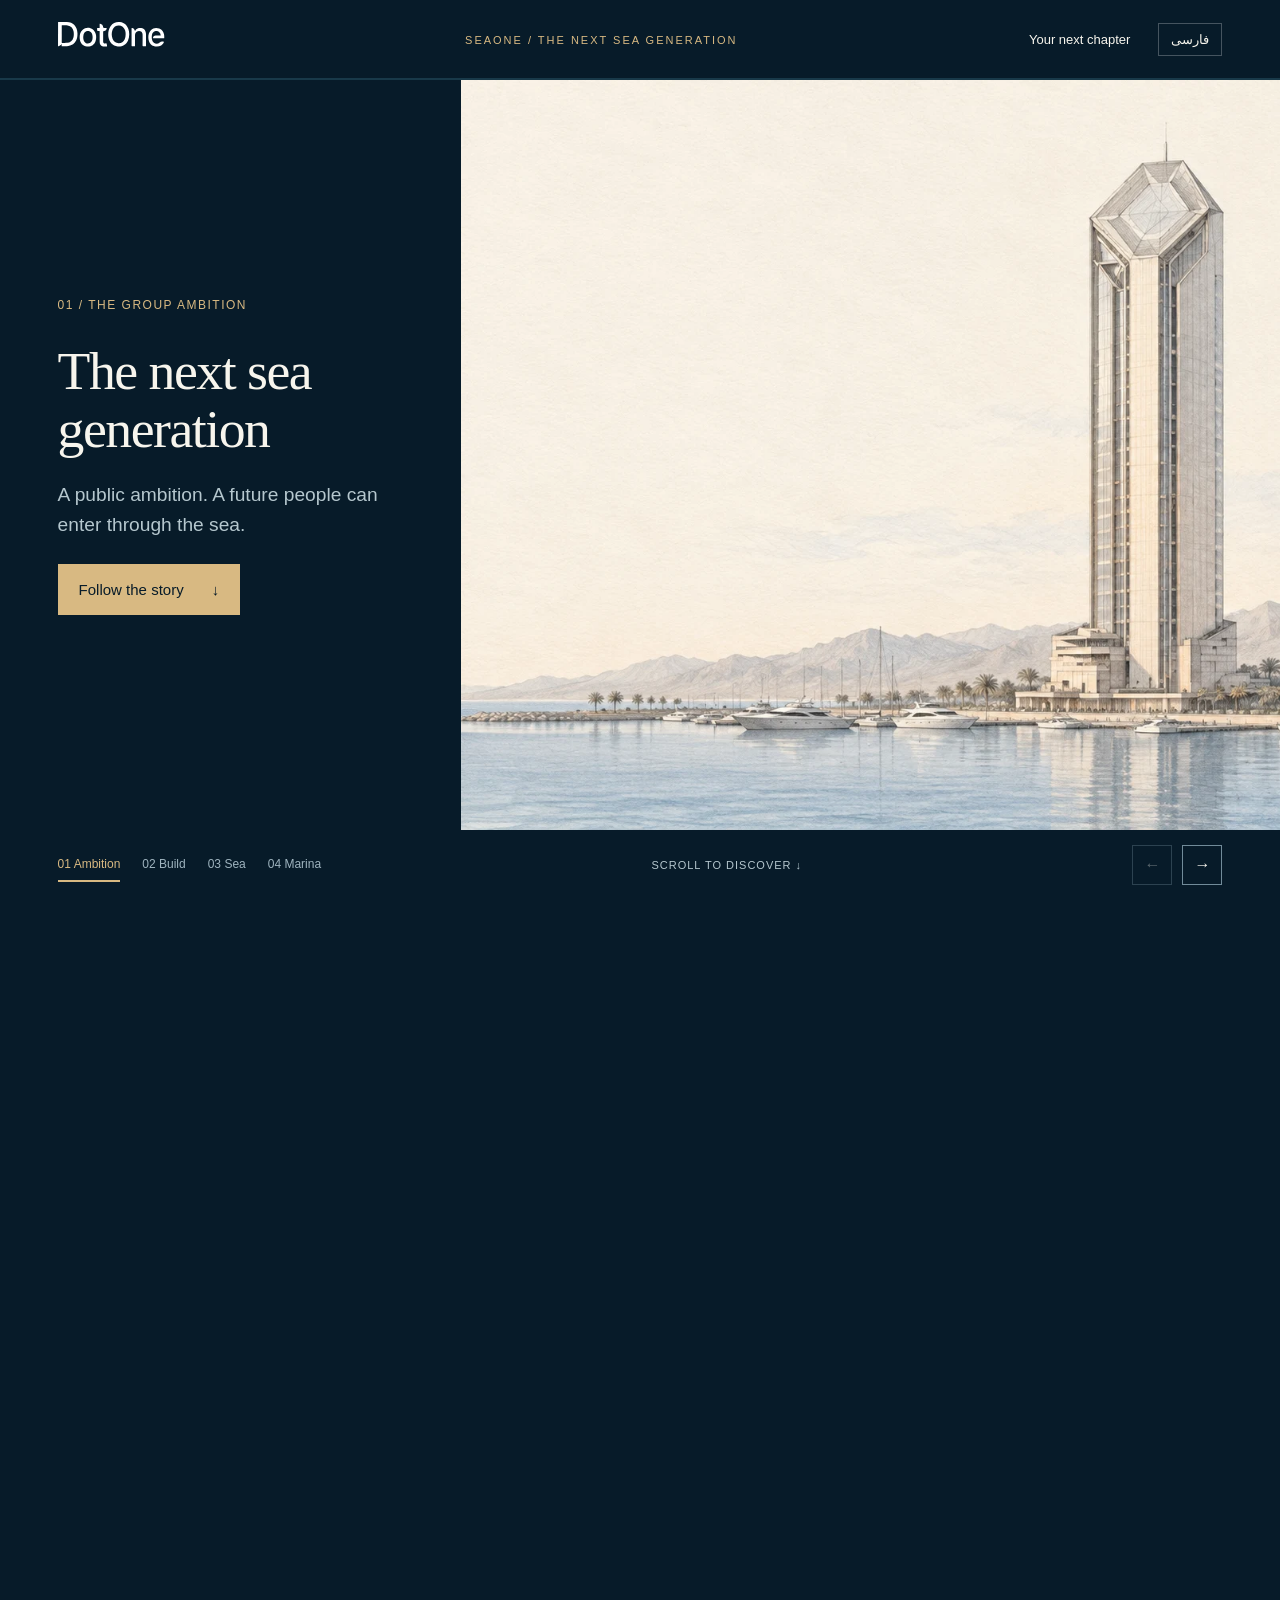
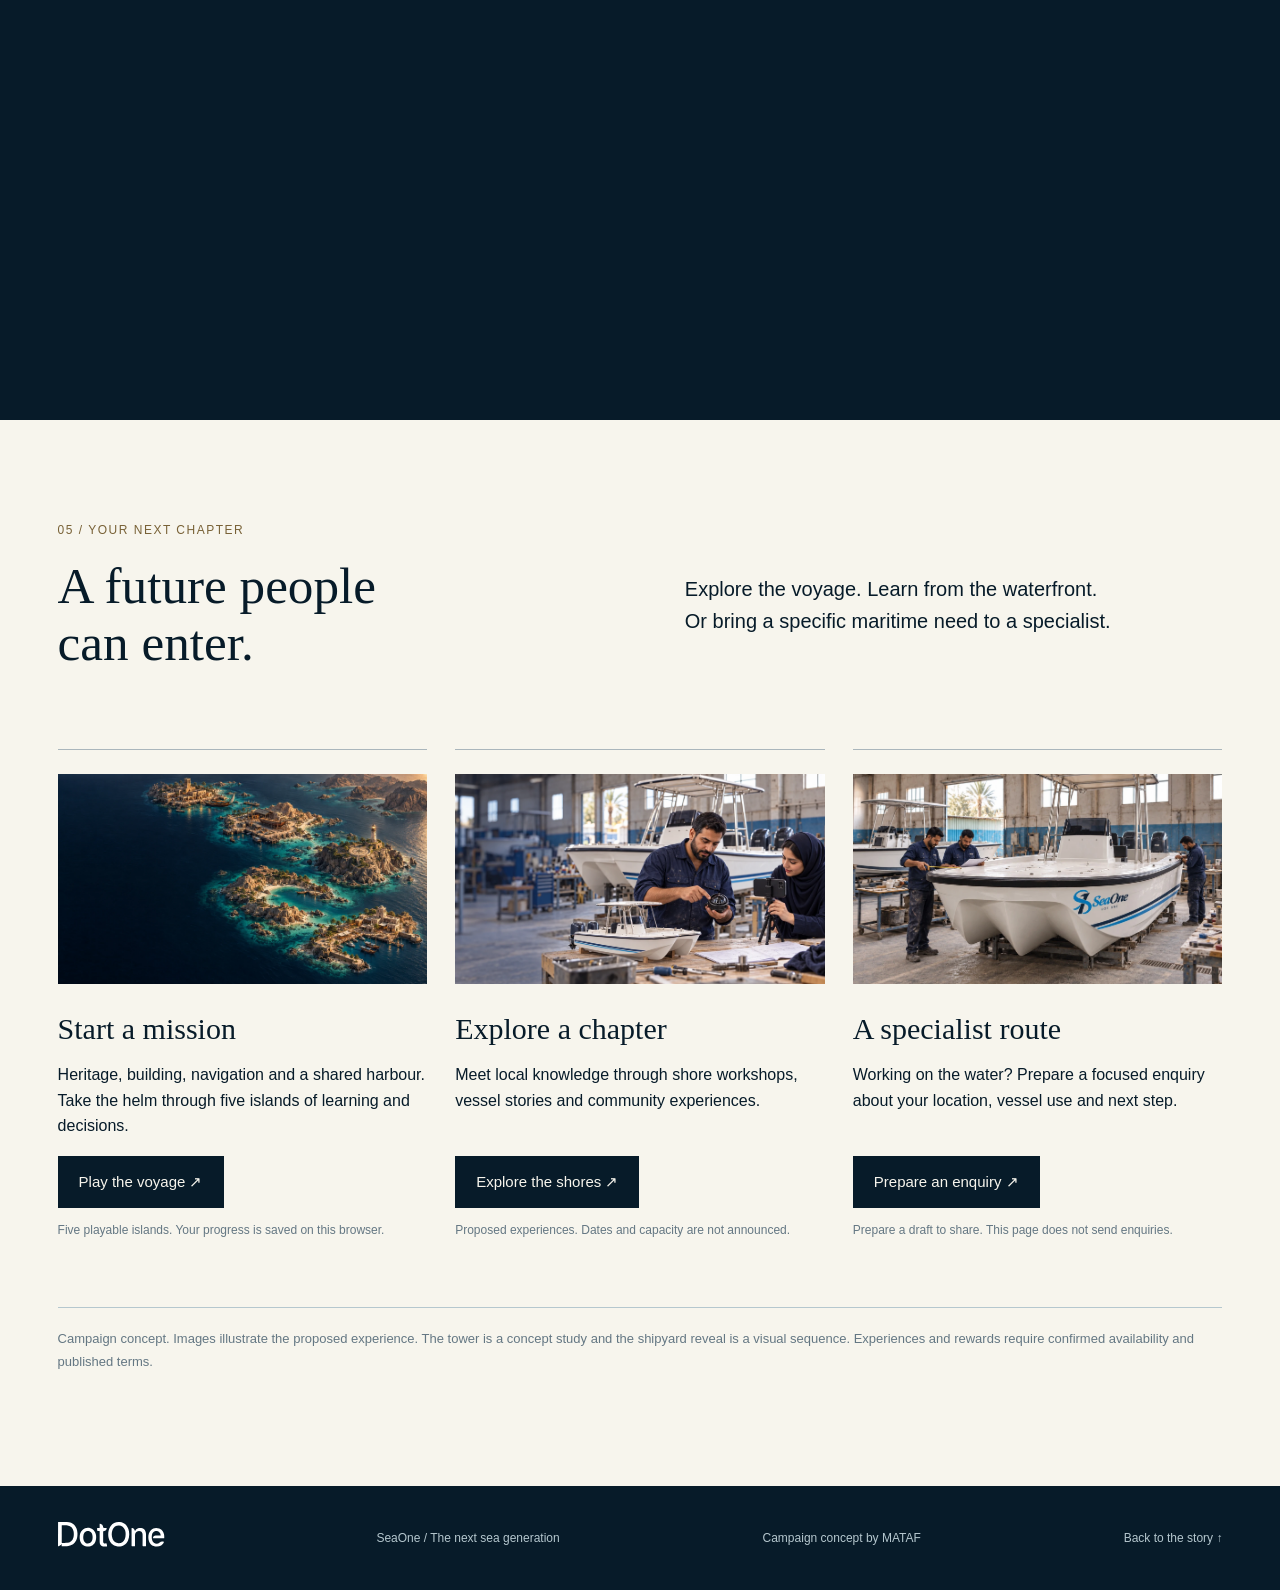
<file: index.html>
<!DOCTYPE html><html lang="en" dir="ltr"><head><meta charset="utf-8"><meta name="viewport" content="width=device-width,initial-scale=1"><meta name="theme-color" content="#071b29"><meta name="description" content="The next sea generation. Follow the Dot One and SeaOne story from ambition to the shipyard, the sea and your place at the marina."/><title>SeaOne — The Next Sea Generation</title><link rel="preload" as="image" href="assets/story/tower.webp"><link rel="stylesheet" href="story.css?v=20261009"></head><body class=""><a class="skip" href="#join">Skip the story and choose your path</a><header><a href="index.html" aria-label="Dot One"><img class="logo" src="assets/dotone_source_mark.svg" alt="Dot One"></a><span class="brand">SEAONE / THE NEXT SEA GENERATION</span><div class="nav-right"><a href="#join">Your next chapter</a><a class="lang" href="fa.html" lang="fa">فارسی</a></div></header><div class="progress" aria-hidden="true"><i></i></div><main><div class="story"><div class="stage"><div class="visual"><img src="assets/story/tower.webp" data-scene="0" class="active" alt="Concept of Dot One tower beside the sea" width="1672" height="941" decoding="async" fetchpriority=high><img src="assets/story/shipyard.webp" data-scene="1" class=" assembly" alt="SeaOne reference vessel in a shipyard" width="1672" height="941" decoding="async" ><img src="assets/story/sea.webp" data-scene="2" class="" alt="SeaOne reference vessel at sea" width="1672" height="941" decoding="async" ><img src="assets/story/marina.webp" data-scene="3" class="" alt="SeaOne reference vessel at an Iranian shore" width="1672" height="941" decoding="async" ></div><section class="copy active" data-scene="0" style="--image:url(assets/story/tower.webp)" aria-hidden="false"><span class="eyebrow">01 / THE GROUP AMBITION</span><h1>The next sea<br>generation</h1><p>A public ambition. A future people can enter through the sea.</p><button class="button" data-jump="1">Follow the story<span aria-hidden="true">↓</span></button></section><section class="copy " data-scene="1" style="--image:url(assets/story/shipyard.webp)" aria-hidden="true"><span class="eyebrow">02 / THE SEAONE SHIPYARD</span><h2>A vessel<br>takes shape</h2><p>The hull. The equipment. The trial.<br>Capability people can see.</p><button class="button" data-jump="2">Continue to the sea<span aria-hidden="true">↓</span></button></section><section class="copy " data-scene="2" style="--image:url(assets/story/sea.webp)" aria-hidden="true"><span class="eyebrow">03 / THE FLEET AT SEA</span><h2>A future<br>in motion</h2><p>A craft carries the story.<br>People give it a purpose.</p><button class="button" data-jump="3">Discover the shore<span aria-hidden="true">↓</span></button></section><section class="copy " data-scene="3" style="--image:url(assets/story/marina.webp)" aria-hidden="true"><span class="eyebrow">04 / THE MARINA INVITATION</span><h2>Your place<br>on the water</h2><p>Start with curiosity.<br>Find a way to learn, play and participate.</p><a class="button" href="#join">Choose your path<span aria-hidden="true">↓</span></a></section><div class="part-label" aria-hidden="true"></div><div class="story-bar"><nav class="chapters" aria-label="Story chapters"><button data-jump="0" aria-label="Ambition">01 <span>Ambition</span></button><button data-jump="1" aria-label="Build">02 <span>Build</span></button><button data-jump="2" aria-label="Sea">03 <span>Sea</span></button><button data-jump="3" aria-label="Marina">04 <span>Marina</span></button></nav><span class="hint">SCROLL TO DISCOVER ↓</span><div class="arrows"><button id="prev" aria-label="Previous chapter">←</button><button id="next" aria-label="Next chapter">→</button></div></div></div></div><section class="join" id="join"><div class="join-intro"><div><span class="eyebrow">05 / YOUR NEXT CHAPTER</span><h2>A future people<br>can enter.</h2></div><p>Explore the voyage. Learn from the waterfront.<br>Or bring a specific maritime need to a specialist.</p></div><div class="paths"><article class="path"><img src="assets/story/islands.webp" alt="Five islands in an original SeaOne game concept" loading="lazy" width="1672" height="941"><h3>Start a mission</h3><p>Heritage, building, navigation and a shared harbour. Take the helm through five islands of learning and decisions.</p><button class="button" data-open="game">Play the voyage ↗</button><p class="small">Five playable islands. Your progress is saved on this browser.</p></article><article class="path"><img src="assets/story/workshop.webp" alt="Maritime model workshop concept" loading="lazy" width="1672" height="941"><h3>Explore a chapter</h3><p>Meet local knowledge through shore workshops, vessel stories and community experiences.</p><button class="button" data-open="chapters">Explore the shores ↗</button><p class="small">Proposed experiences. Dates and capacity are not announced.</p></article><article class="path"><img src="assets/story/shipyard.webp" alt="SeaOne vessel in a shipyard" loading="lazy" width="1672" height="941"><h3>A specialist route</h3><p>Working on the water? Prepare a focused enquiry about your location, vessel use and next step.</p><button class="button" data-open="adviser">Prepare an enquiry ↗</button><p class="small">Prepare a draft to share. This page does not send enquiries.</p></article></div><p class="end-note">Campaign concept. Images illustrate the proposed experience. The tower is a concept study and the shipyard reveal is a visual sequence. Experiences and rewards require confirmed availability and published terms.</p></section></main><footer><img src="assets/dotone_source_mark.svg" alt="Dot One" class="logo"><span>SeaOne / The next sea generation</span><span>Campaign concept by MATAF</span><a href="#">Back to the story ↑</a></footer><dialog id="game" aria-labelledby="gameTitle"><div class="dialog-head"><h2 id="gameTitle">Take the helm</h2><button class="close" data-close aria-label="Close game">×</button></div><iframe title="SeaOne five-island voyage" data-src="voyage.html"></iframe></dialog><dialog id="chapters" aria-labelledby="chaptersTitle"><div class="dialog-head"><h2 id="chaptersTitle">Three ways to meet the sea</h2><button class="close" data-close aria-label="Close chapters">×</button></div><div class="regions"><section><h3>South coast</h3><p>Kish and Qeshm are proposed pilot points. Local mentors, making and maritime heritage shape the chapter.</p></section><section><h3>North coast</h3><p>Anzali is a proposed pilot point. Accessible family learning and Caspian stories bring people together.</p></section><section><h3>Tehran</h3><p>Discover the maritime story through urban encounters, making workshops and specialist conversations.</p></section></div><p class="small">Concept chapters. No event bookings are open.</p></dialog><dialog id="adviser" aria-labelledby="adviserTitle"><div class="dialog-head"><h2 id="adviserTitle">Prepare your next conversation</h2><button class="close" data-close aria-label="Close enquiry">×</button></div><p>Prepare a short brief for a SeaOne specialist. Download it and share it through your preferred contact channel.</p><form id="enquiryForm"><label>Your port or location<input name="Location" required maxlength="120" autocomplete="address-level2"></label><label>Intended use<select name="Use"><option>Commercial / fishing</option><option>Recreation / tourism</option><option>Operations / partnership</option></select></label><label>What would you like to discuss?<textarea name="Brief" required maxlength="1800"></textarea></label><button class="button" type="submit">Download enquiry draft ↓</button><p class="small" id="formStatus" role="status">Your draft stays with you. No enquiry is sent from this page.</p></form></dialog><script src="story.js?v=20261009"></script></body></html>
</file>
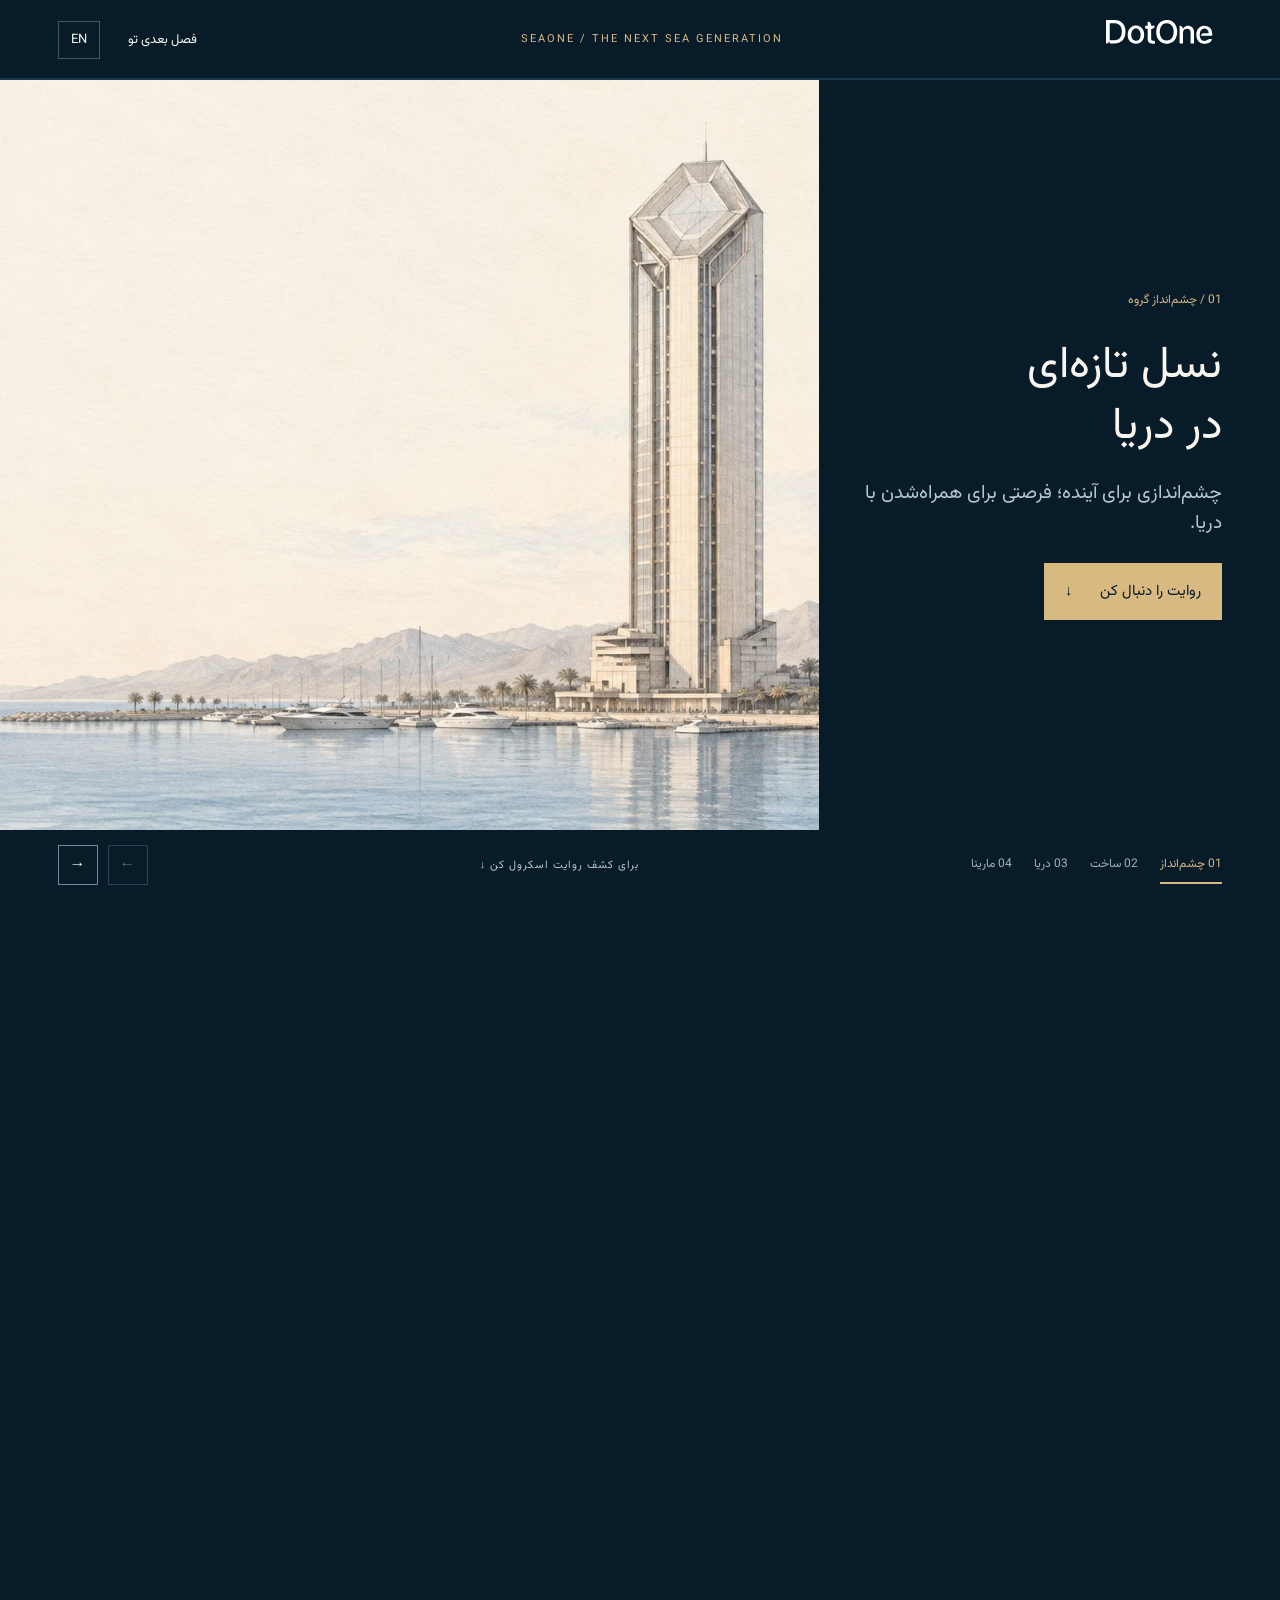
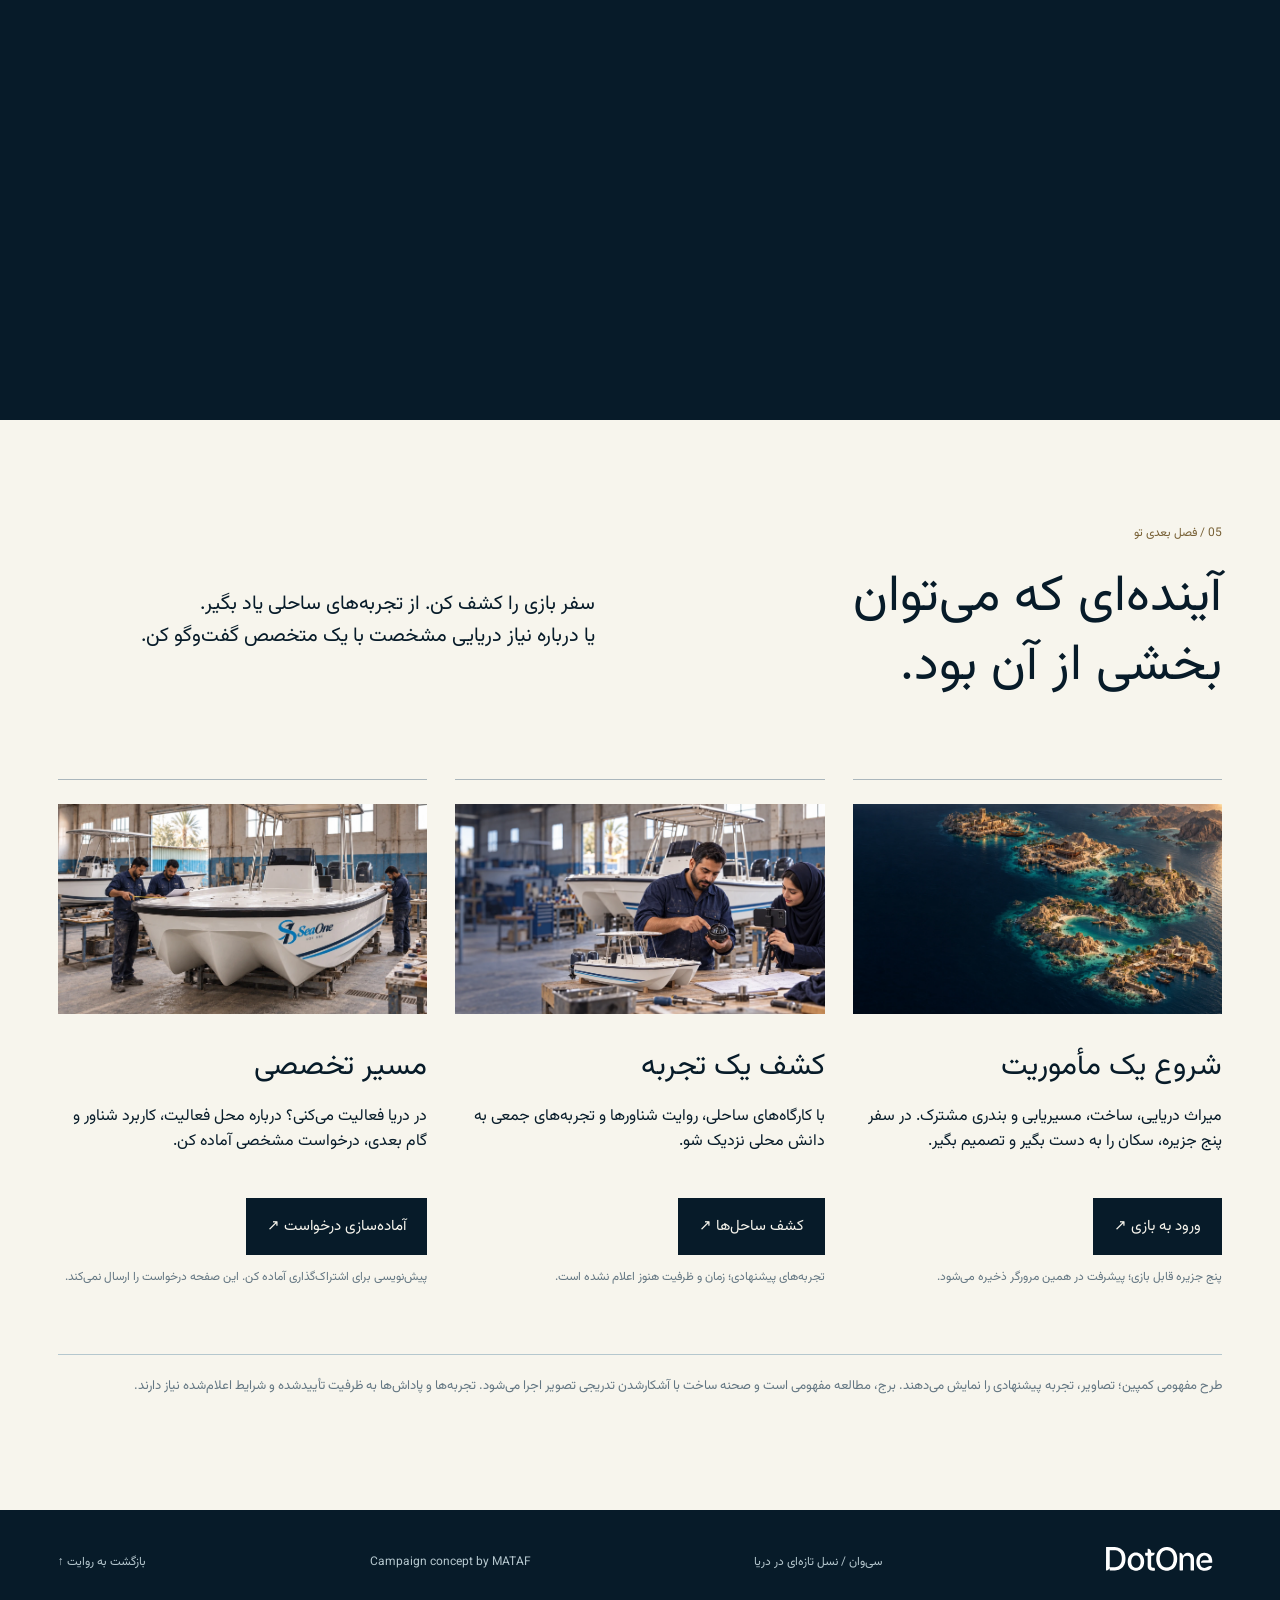
<file: fa.html>
<!DOCTYPE html><html lang="fa" dir="rtl"><head><meta charset="utf-8"><meta name="viewport" content="width=device-width,initial-scale=1"><meta name="theme-color" content="#071b29"><meta name="description" content="نسل تازه‌ای در دریا؛ روایت دات‌وان و سی‌وان از چشم‌انداز و ساخت شناور تا دریا و مارینا."/><title>سی‌وان؛ نسل تازه‌ای در دریا</title><link rel="preload" as="image" href="assets/story/tower.webp"><link rel="stylesheet" href="story.css?v=20261009"></head><body class="rtl"><a class="skip" href="#join">عبور از روایت و انتخاب مسیر</a><header><a href="fa.html" aria-label="Dot One"><img class="logo" src="assets/dotone_source_mark.svg" alt="Dot One"></a><span class="brand">SEAONE / THE NEXT SEA GENERATION</span><div class="nav-right"><a href="#join">فصل بعدی تو</a><a class="lang" href="index.html" lang="en">EN</a></div></header><div class="progress" aria-hidden="true"><i></i></div><main><div class="story"><div class="stage"><div class="visual"><img src="assets/story/tower.webp" data-scene="0" class="active" alt="طرح مفهومی برج دات‌وان کنار دریا" width="1672" height="941" decoding="async" fetchpriority=high><img src="assets/story/shipyard.webp" data-scene="1" class=" assembly" alt="شناور مرجع سی‌وان در کارگاه ساخت" width="1672" height="941" decoding="async" ><img src="assets/story/sea.webp" data-scene="2" class="" alt="شناور مرجع سی‌وان در دریا" width="1672" height="941" decoding="async" ><img src="assets/story/marina.webp" data-scene="3" class="" alt="شناور مرجع سی‌وان در اسکله ایرانی" width="1672" height="941" decoding="async" ></div><section class="copy active" data-scene="0" style="--image:url(assets/story/tower.webp)" aria-hidden="false"><span class="eyebrow">01 / چشم‌انداز گروه</span><h1>نسل تازه‌ای<br>در دریا</h1><p>چشم‌اندازی برای آینده؛ فرصتی برای همراه‌شدن با دریا.</p><button class="button" data-jump="1">روایت را دنبال کن<span aria-hidden="true">↓</span></button></section><section class="copy " data-scene="1" style="--image:url(assets/story/shipyard.webp)" aria-hidden="true"><span class="eyebrow">02 / ساخت شناور سی‌وان</span><h2>شناوری که<br>شکل می‌گیرد</h2><p>بدنه، تجهیزات و آزمون؛<br>توانمندی‌ای که می‌توان دید.</p><button class="button" data-jump="2">ادامه تا دریا<span aria-hidden="true">↓</span></button></section><section class="copy " data-scene="2" style="--image:url(assets/story/sea.webp)" aria-hidden="true"><span class="eyebrow">03 / ناوگان در دریا</span><h2>آینده‌ای<br>در حرکت</h2><p>شناور، روایت را پیش می‌برد.<br>آدم‌ها به آن معنا می‌دهند.</p><button class="button" data-jump="3">ساحل را کشف کن<span aria-hidden="true">↓</span></button></section><section class="copy " data-scene="3" style="--image:url(assets/story/marina.webp)" aria-hidden="true"><span class="eyebrow">04 / دعوت به مارینا</span><h2>جای تو<br>کنار دریا</h2><p>از کنجکاوی شروع کن.<br>راهی برای یادگیری، بازی و مشارکت پیدا کن.</p><a class="button" href="#join">مسیرت را انتخاب کن<span aria-hidden="true">↓</span></a></section><div class="part-label" aria-hidden="true"></div><div class="story-bar"><nav class="chapters" aria-label="فصل‌های روایت"><button data-jump="0" aria-label="چشم‌انداز">01 <span>چشم‌انداز</span></button><button data-jump="1" aria-label="ساخت">02 <span>ساخت</span></button><button data-jump="2" aria-label="دریا">03 <span>دریا</span></button><button data-jump="3" aria-label="مارینا">04 <span>مارینا</span></button></nav><span class="hint">برای کشف روایت اسکرول کن ↓</span><div class="arrows"><button id="prev" aria-label="فصل قبل">←</button><button id="next" aria-label="فصل بعد">→</button></div></div></div></div><section class="join" id="join"><div class="join-intro"><div><span class="eyebrow">05 / فصل بعدی تو</span><h2>آینده‌ای که می‌توان<br>بخشی از آن بود.</h2></div><p>سفر بازی را کشف کن. از تجربه‌های ساحلی یاد بگیر.<br>یا درباره نیاز دریایی مشخصت با یک متخصص گفت‌وگو کن.</p></div><div class="paths"><article class="path"><img src="assets/story/islands.webp" alt="پنج جزیره در طرح مفهومی بازی سی‌وان" loading="lazy" width="1672" height="941"><h3>شروع یک مأموریت</h3><p>میراث دریایی، ساخت، مسیریابی و بندری مشترک. در سفر پنج جزیره، سکان را به دست بگیر و تصمیم بگیر.</p><button class="button" data-open="game">ورود به بازی ↗</button><p class="small">پنج جزیره قابل بازی؛ پیشرفت در همین مرورگر ذخیره می‌شود.</p></article><article class="path"><img src="assets/story/workshop.webp" alt="طرح مفهومی کارگاه مدل شناور" loading="lazy" width="1672" height="941"><h3>کشف یک تجربه</h3><p>با کارگاه‌های ساحلی، روایت شناورها و تجربه‌های جمعی به دانش محلی نزدیک شو.</p><button class="button" data-open="chapters">کشف ساحل‌ها ↗</button><p class="small">تجربه‌های پیشنهادی؛ زمان و ظرفیت هنوز اعلام نشده است.</p></article><article class="path"><img src="assets/story/shipyard.webp" alt="شناور سی‌وان در کارگاه ساخت" loading="lazy" width="1672" height="941"><h3>مسیر تخصصی</h3><p>در دریا فعالیت می‌کنی؟ درباره محل فعالیت، کاربرد شناور و گام بعدی، درخواست مشخصی آماده کن.</p><button class="button" data-open="adviser">آماده‌سازی درخواست ↗</button><p class="small">پیش‌نویسی برای اشتراک‌گذاری آماده کن. این صفحه درخواست را ارسال نمی‌کند.</p></article></div><p class="end-note">طرح مفهومی کمپین؛ تصاویر، تجربه پیشنهادی را نمایش می‌دهند. برج، مطالعه مفهومی است و صحنه ساخت با آشکارشدن تدریجی تصویر اجرا می‌شود. تجربه‌ها و پاداش‌ها به ظرفیت تأییدشده و شرایط اعلام‌شده نیاز دارند.</p></section></main><footer><img src="assets/dotone_source_mark.svg" alt="Dot One" class="logo"><span>سی‌وان / نسل تازه‌ای در دریا</span><span>Campaign concept by MATAF</span><a href="#">بازگشت به روایت ↑</a></footer><dialog id="game" aria-labelledby="gameTitle"><div class="dialog-head"><h2 id="gameTitle">سکان را به دست بگیر</h2><button class="close" data-close aria-label="بستن بازی">×</button></div><iframe title="نمونه اولیه بازی سفر سی‌وان" data-src="voyage-fa.html"></iframe></dialog><dialog id="chapters" aria-labelledby="chaptersTitle"><div class="dialog-head"><h2 id="chaptersTitle">سه مسیر برای آشنایی با دریا</h2><button class="close" data-close aria-label="بستن تجربه‌ها">×</button></div><div class="regions"><section><h3>ساحل جنوب</h3><p>کیش و قشم نقاط پیشنهادی پایلوت‌اند. راهنمایان محلی، ساخت و میراث دریایی، محتوای این تجربه را شکل می‌دهند.</p></section><section><h3>ساحل شمال</h3><p>انزلی نقطه پیشنهادی پایلوت است. یادگیری خانوادگی و روایت‌های خزر، فرصتی برای همراه‌شدن می‌سازند.</p></section><section><h3>تهران</h3><p>روایت دریایی را با تجربه‌های شهری، کارگاه‌های ساخت و گفت‌وگوهای تخصصی کشف کن.</p></section></div><p class="small">تجربه‌های مفهومی؛ ثبت‌نام رویداد هنوز باز نشده است.</p></dialog><dialog id="adviser" aria-labelledby="adviserTitle"><div class="dialog-head"><h2 id="adviserTitle">گفت‌وگوی بعدی را آماده کن</h2><button class="close" data-close aria-label="بستن درخواست">×</button></div><p>شرح کوتاهی از نیازت برای متخصص سی‌وان آماده کن. آن را دانلود کن و از مسیر ارتباطی موردنظرت به اشتراک بگذار.</p><form id="enquiryForm"><label>بندر یا محل فعالیت<input name="Location" required maxlength="120" autocomplete="address-level2"></label><label>کاربرد موردنظر<select name="Use"><option>تجاری / صیادی</option><option>تفریحی / گردشگری</option><option>عملیات / همکاری</option></select></label><label>درباره چه موضوعی می‌خواهی گفت‌وگو کنی؟<textarea name="Brief" required maxlength="1800"></textarea></label><button class="button" type="submit">دانلود پیش‌نویس درخواست ↓</button><p class="small" id="formStatus" role="status">پیش‌نویس نزد خودت می‌ماند؛ این صفحه درخواست را ارسال نمی‌کند.</p></form></dialog><script src="story.js?v=20261009"></script></body></html>
</file>
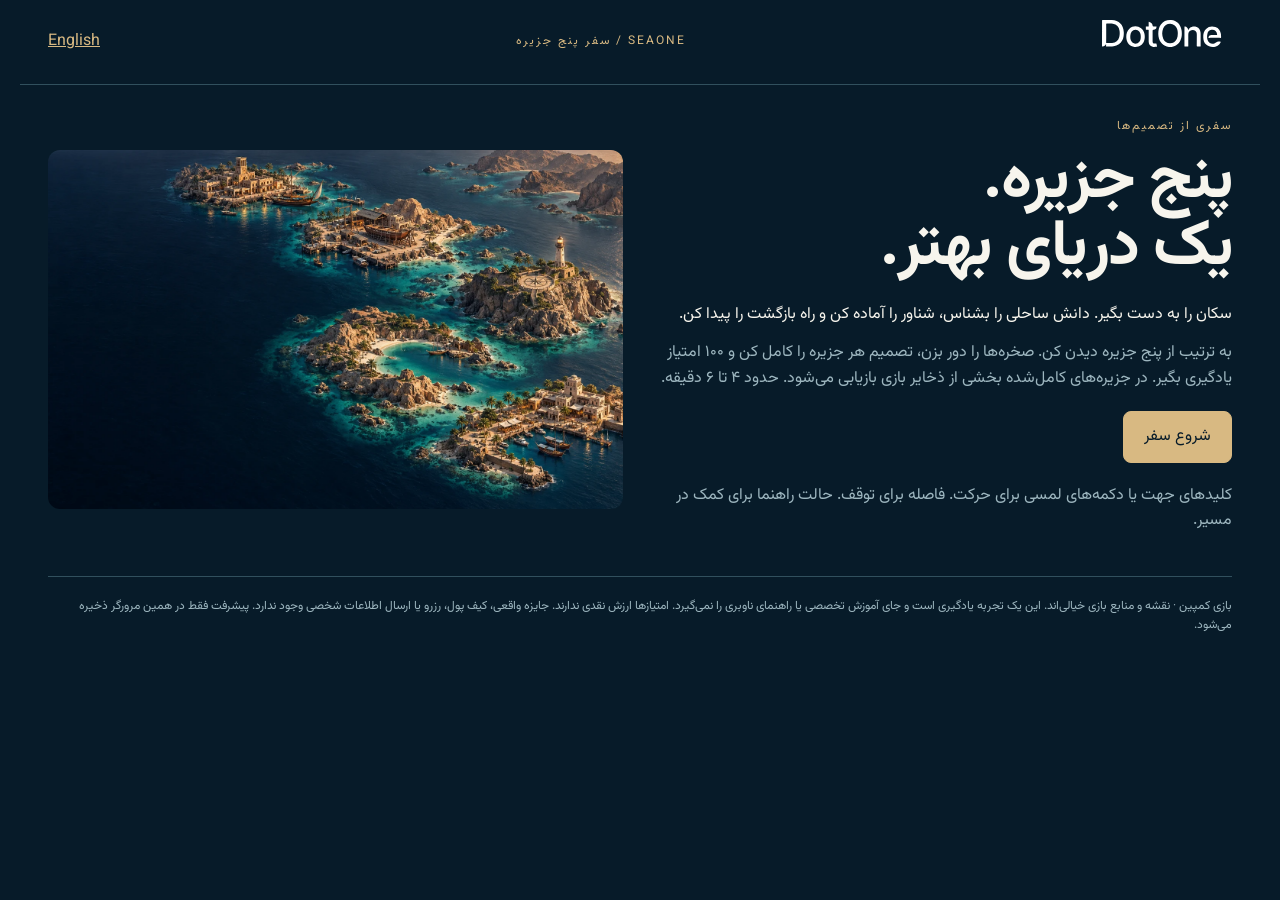
<file: voyage-fa.html>
<!doctype html><html lang="fa" dir="rtl"><head><meta charset="utf-8"><meta name="viewport" content="width=device-width,initial-scale=1"><title>SeaOne — سفر پنج جزیره</title><link rel="stylesheet" href="game.css?v=2"></head><body><header><a href="fa.html" aria-label="Dot One"><img src="assets/dotone_source_mark.svg" alt="Dot One"></a><span class="eyebrow">SEAONE / سفر پنج جزیره</span><a href="voyage.html">English</a></header><main>
<section id="intro" class="intro"><div><span class="eyebrow">سفری از تصمیم‌ها</span><h1 id="introTitle">پنج جزیره.<br>یک دریای بهتر.</h1><p>سکان را به دست بگیر. دانش ساحلی را بشناس، شناور را آماده کن و راه بازگشت را پیدا کن.</p><p class="muted">به ترتیب از پنج جزیره دیدن کن. صخره‌ها را دور بزن، تصمیم هر جزیره را کامل کن و ۱۰۰ امتیاز یادگیری بگیر. در جزیره‌های کامل‌شده بخشی از ذخایر بازی بازیابی می‌شود. حدود ۴ تا ۶ دقیقه.</p><div class="actions"><button id="start" class="primary">شروع سفر</button><button id="resume" class="primary" hidden>ادامه سفر ذخیره‌شده</button></div><p class="muted">کلیدهای جهت یا دکمه‌های لمسی برای حرکت. فاصله برای توقف. حالت راهنما برای کمک در مسیر.</p></div><img src="assets/story/islands.webp" alt="جهان تصویری جزیره‌های سی‌وان"></section>
<section id="play" hidden><div class="layout"><div><div class="hud"><div><small>سوخت</small><strong id="fuel">100</strong></div><div><small>بدنه</small><strong id="hull">100</strong></div><div><small>امتیاز یادگیری</small><strong id="points">0</strong></div><div><small>جزیره</small><strong id="step">1 / 5</strong></div></div><canvas id="sea" width="900" height="540" tabindex="0" aria-label="مسیر خیالی جزیره‌ها. با کلیدهای جهت یا دکمه‌های زیر حرکت کن."></canvas><p id="target"></p><div id="controls" class="controls"><div class="pad"><button data-key="ArrowLeft" aria-label="چپ">←</button><button data-key="ArrowUp" aria-label="بالا">↑</button><button data-key="ArrowDown" aria-label="پایین">↓</button><button data-key="ArrowRight" aria-label="راست">→</button></div><button id="guide">تغییر حالت راهنما</button><button id="pause">توقف</button></div><section id="task" class="card task" hidden><span class="eyebrow">تصمیم جزیره</span><h2 id="taskTitle" tabindex="-1"></h2><p id="taskCopy"></p><div id="options"></div></section><section id="failure" class="card" hidden><h2>یک برنامه تازه.</h2><p>سوخت یا سلامت بدنه به صفر رسید. دوباره شروع کن و برای دور زدن صخره‌ها از راهنما کمک بگیر.</p><button id="retry" class="primary">شروع سفر تازه</button></section><p id="status" class="status" role="status" aria-live="polite"></p></div><aside class="card"><span class="eyebrow">نقشه ناخدای تو</span><ol id="islands" class="islands"></ol><p class="muted">حلقه طلایی: جزیره بعدی. صخره خاکستری: مانع. هر جزیره کامل‌شده ۲۰ امتیاز دارد.</p><button id="restart">شروع سفر تازه</button></aside></div></section>
<section id="finish" class="finish card" hidden><span class="eyebrow">بازگشت به بندر</span><h1 id="finishTitle" tabindex="-1">داستان را به خانه برگرداندی.</h1><p id="result"></p><div id="score" class="score"></div><p class="muted" id="quality"></p><ul id="lessons" class="log"></ul><div class="actions"><button id="again" class="primary">سفر دوباره</button><a class="btn" href="fa.html" target="_top">دنیای سی‌وان</a></div></section><p class="saved" id="saved"></p><footer class="notice">بازی کمپین · نقشه و منابع بازی خیالی‌اند. این یک تجربه یادگیری است و جای آموزش تخصصی یا راهنمای ناوبری را نمی‌گیرد. امتیازها ارزش نقدی ندارند. جایزه واقعی، کیف پول، رزرو یا ارسال اطلاعات شخصی وجود ندارد. پیشرفت فقط در همین مرورگر ذخیره می‌شود.</footer></main><script src="game.js?v=2"></script></body></html>
</file>
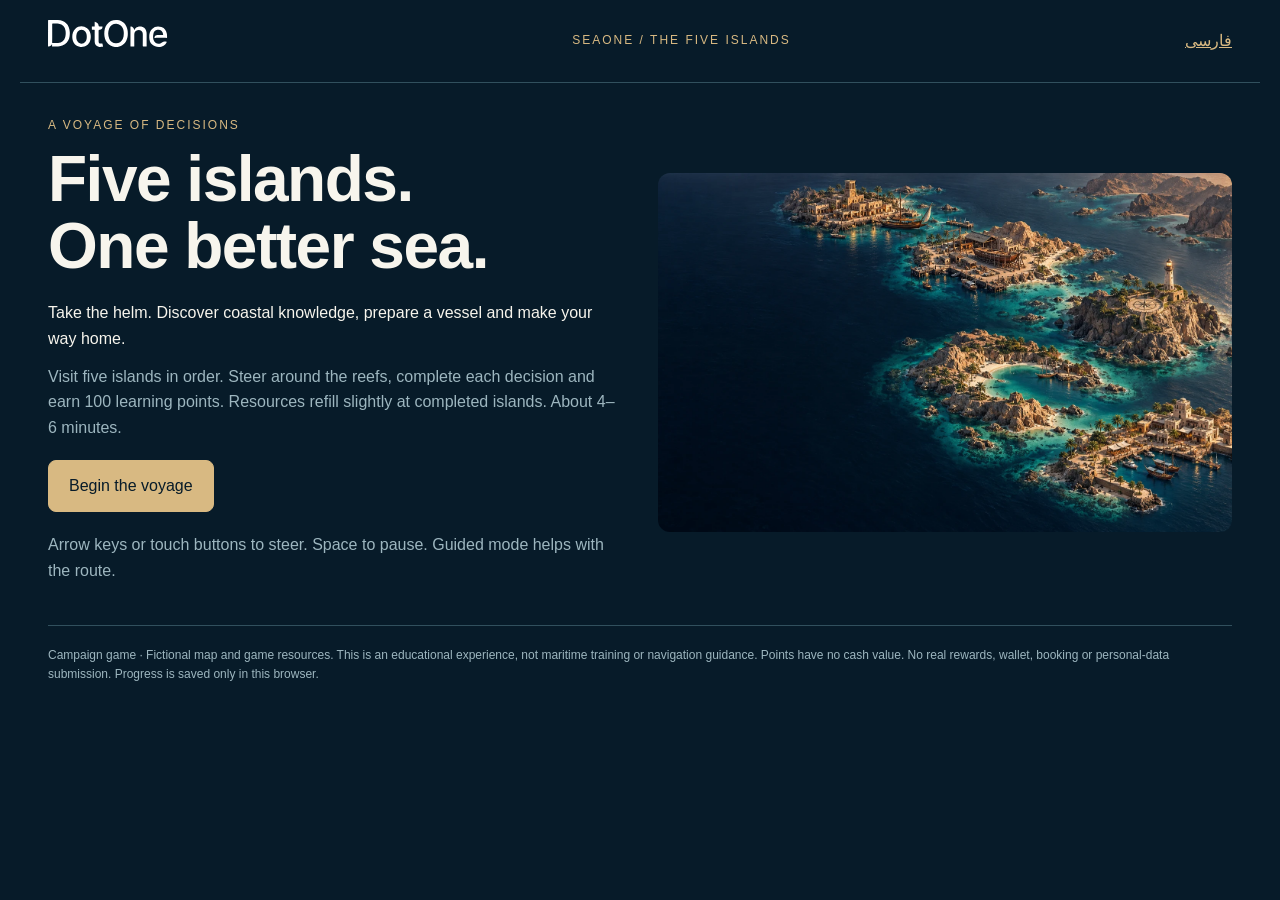
<file: voyage.html>
<!doctype html><html lang="en" dir="ltr"><head><meta charset="utf-8"><meta name="viewport" content="width=device-width,initial-scale=1"><title>SeaOne — The Five Islands</title><link rel="stylesheet" href="game.css?v=2"></head><body><header><a href="index.html" aria-label="Dot One"><img src="assets/dotone_source_mark.svg" alt="Dot One"></a><span class="eyebrow">SEAONE / THE FIVE ISLANDS</span><a href="voyage-fa.html">فارسی</a></header><main>
<section id="intro" class="intro"><div><span class="eyebrow">A VOYAGE OF DECISIONS</span><h1 id="introTitle">Five islands.<br>One better sea.</h1><p>Take the helm. Discover coastal knowledge, prepare a vessel and make your way home.</p><p class="muted">Visit five islands in order. Steer around the reefs, complete each decision and earn 100 learning points. Resources refill slightly at completed islands. About 4–6 minutes.</p><div class="actions"><button id="start" class="primary">Begin the voyage</button><button id="resume" class="primary" hidden>Continue saved voyage</button></div><p class="muted">Arrow keys or touch buttons to steer. Space to pause. Guided mode helps with the route.</p></div><img src="assets/story/islands.webp" alt="Illustrated SeaOne island world"></section>
<section id="play" hidden><div class="layout"><div><div class="hud"><div><small>Fuel</small><strong id="fuel">100</strong></div><div><small>Hull</small><strong id="hull">100</strong></div><div><small>Learning points</small><strong id="points">0</strong></div><div><small>Island</small><strong id="step">1 / 5</strong></div></div><canvas id="sea" width="900" height="540" tabindex="0" aria-label="Fictional island route. Use arrow keys or the controls below."></canvas><p id="target"></p><div id="controls" class="controls"><div class="pad"><button data-key="ArrowLeft" aria-label="Left">←</button><button data-key="ArrowUp" aria-label="Up">↑</button><button data-key="ArrowDown" aria-label="Down">↓</button><button data-key="ArrowRight" aria-label="Right">→</button></div><button id="guide">Toggle guide</button><button id="pause">Pause</button></div><section id="task" class="card task" hidden><span class="eyebrow">ISLAND DECISION</span><h2 id="taskTitle" tabindex="-1"></h2><p id="taskCopy"></p><div id="options"></div></section><section id="failure" class="card" hidden><h2>A fresh plan.</h2><p>Fuel or hull reached zero. Restart and use the guide to plan around the reefs.</p><button id="retry" class="primary">Try a new voyage</button></section><p id="status" class="status" role="status" aria-live="polite"></p></div><aside class="card"><span class="eyebrow">YOUR CAPTAIN’S MAP</span><ol id="islands" class="islands"></ol><p class="muted">Gold ring: next island. Grey rocks: reefs. Each completed island earns 20 points.</p><button id="restart">Start a new voyage</button></aside></div></section>
<section id="finish" class="finish card" hidden><span class="eyebrow">BACK IN HARBOUR</span><h1 id="finishTitle" tabindex="-1">You brought the story home.</h1><p id="result"></p><div id="score" class="score"></div><p class="muted" id="quality"></p><ul id="lessons" class="log"></ul><div class="actions"><button id="again" class="primary">Sail again</button><a class="btn" href="index.html" target="_top">Explore SeaOne</a></div></section><p class="saved" id="saved"></p><footer class="notice">Campaign game · Fictional map and game resources. This is an educational experience, not maritime training or navigation guidance. Points have no cash value. No real rewards, wallet, booking or personal-data submission. Progress is saved only in this browser.</footer></main><script src="game.js?v=2"></script></body></html>
</file>
<file: story.css>
@font-face{font-family:Vazir;src:url('assets/Vazirmatn.ttf') format('truetype');font-display:swap}*{box-sizing:border-box}html{scroll-behavior:smooth;scroll-padding-top:80px}body{margin:0;background:#071b29;color:#f7f5ed;font-family:Arial,sans-serif}body:lang(fa){font-family:Vazir,sans-serif}a{color:inherit;text-decoration:none}button,input,select,textarea{font:inherit}button,a,input,select,textarea{outline-offset:5px}button{cursor:pointer}button:disabled{opacity:.35;cursor:default}.skip{position:fixed;top:-90px;z-index:20;background:#d8b982;color:#071b29;padding:16px}.skip:focus{top:0}header{height:80px;position:fixed;inset:0 0 auto;display:flex;align-items:center;justify-content:space-between;padding:0 4.5vw;background:#071b29;z-index:10;border-bottom:1px solid #ffffff20}.logo{width:116px;height:34px;object-fit:contain}.nav-right{display:flex;align-items:center;gap:28px;font-size:13px}.brand{font-size:11px;letter-spacing:2px;color:#d8b982}.lang{border:1px solid #ffffff40;padding:8px 12px}.story{height:580svh;position:relative}.stage{height:100svh;min-height:680px;position:sticky;top:0;overflow:hidden}.visual{position:absolute;inset:80px 0 70px 36%;overflow:hidden;background:#102b39}.visual img{width:100%;height:100%;object-fit:cover;position:absolute;inset:0;opacity:0;transform:scale(1.025);transition:opacity .7s,transform 1s}.visual img.active{opacity:1;transform:scale(1)}.visual img[data-scene='0']{object-position:75% center}.visual img[data-scene='1']{object-fit:contain;background:#071b29}.visual img[data-scene='3']{object-position:60% center}.copy{position:absolute;top:80px;bottom:70px;left:4.5vw;width:28%;display:flex;flex-direction:column;justify-content:center;visibility:hidden;opacity:0;transition:opacity .5s,transform .5s;transform:translateY(12px)}.copy.active{opacity:1;visibility:visible;transform:none}.eyebrow{font-size:12px;color:#d8b982;letter-spacing:1.5px;line-height:1.7}.copy h1,.copy h2{font-family:Georgia,serif;font-weight:400;font-size:clamp(42px,4.2vw,72px);line-height:1.08;margin:26px 0 22px;letter-spacing:-1.5px}.copy p{font-size:clamp(17px,1.5vw,22px);line-height:1.55;color:#b5c7ce;max-width:370px;margin:0 0 24px}.button{display:inline-flex;justify-content:space-between;align-items:center;gap:28px;padding:16px 20px;background:#d8b982;border:1px solid #d8b982;color:#071b29;width:fit-content;min-height:48px;font-size:15px}.button.secondary{background:transparent;color:#f7f5ed;border-color:#718b99}.story-bar{position:absolute;bottom:0;left:0;right:0;height:70px;display:flex;justify-content:space-between;align-items:center;padding:0 4.5vw;background:#071b29;gap:20px}.chapters{display:flex;gap:22px}.chapters button{color:#9fb4bf;background:none;border:0;border-bottom:2px solid transparent;padding:9px 0;font-size:12px}.chapters button[aria-current='step']{color:#d8b982;border-color:#d8b982}.arrows{display:flex;gap:10px}.arrows button{border:1px solid #718b99;background:transparent;color:#f7f5ed;width:40px;height:40px}.progress{height:2px;position:fixed;top:78px;left:0;width:100%;background:#183949;z-index:12}.progress i{display:block;width:0;height:100%;background:#d8b982}.hint{font-size:11px;color:#b5c7ce;letter-spacing:1px}.part-label{position:absolute;bottom:94px;right:3vw;font-size:12px;padding:10px 14px;color:#071b29;background:#f7f5ed;opacity:0}.part-label.on{opacity:1}.assembly{clip-path:inset(0 0 0 var(--reveal,100%))}.join{scroll-margin-top:80px;background:#f7f5ed;color:#071b29;padding:100px 4.5vw}.join-intro{display:grid;grid-template-columns:1fr 1fr;gap:7vw;align-items:center;margin-bottom:60px}.join h2{font-family:Georgia,serif;font-size:clamp(36px,4vw,64px);font-weight:400;line-height:1.1;margin:18px 0}.join-intro p{font-size:20px;line-height:1.6}.join .eyebrow{color:#786136}.paths{display:grid;grid-template-columns:repeat(3,1fr);gap:28px}.path{border-top:1px solid #aab6bc;padding-top:24px}.path img{width:100%;height:210px;object-fit:cover}.path h3{font-family:Georgia,serif;font-size:30px;font-weight:400;margin:24px 0 14px}.path p{font-size:16px;line-height:1.6;min-height:78px}.path button{background:#071b29;color:#f7f5ed;border-color:#071b29}.path .small,.small{font-size:12px;line-height:1.7;min-height:0;color:#647783}.end-note{margin-top:55px;border-top:1px solid #b5c7ce;padding-top:20px;font-size:13px;line-height:1.7;color:#647783}footer{display:flex;justify-content:space-between;padding:35px 4.5vw;align-items:center;font-size:12px;color:#b5c7ce}dialog{border:1px solid #718b99;background:#071b29;color:#f7f5ed;width:min(900px,92vw);max-height:88svh;padding:28px}dialog::backdrop{background:#020b14da}.dialog-head{display:flex;align-items:center;justify-content:space-between;gap:20px;margin-bottom:22px}.dialog-head h2{font-family:Georgia,serif;font-weight:400;font-size:28px;margin:0}.close{background:none;border:1px solid #718b99;color:#fff;padding:10px 14px}iframe{width:100%;height:65svh;border:0;background:#071b29}dialog p{line-height:1.7;color:#b5c7ce}form{display:grid;gap:16px}label{display:grid;gap:8px;font-size:14px}input,textarea,select{width:100%;background:#15313f;border:1px solid #718b99;color:#f7f5ed;padding:14px;border-radius:0}textarea{resize:vertical;min-height:110px}.regions{display:grid;grid-template-columns:repeat(3,1fr);gap:20px}.regions h3{color:#d8b982;font-size:22px}.regions p{font-size:16px}.rtl .copy{left:auto;right:4.5vw}.rtl .visual{inset:80px 36% 70px 0}.rtl .copy h1,.rtl .copy h2,.rtl .join h2,.rtl .path h3{font-family:Vazir,sans-serif;letter-spacing:0;line-height:1.35}.rtl .copy h1,.rtl .copy h2{font-size:clamp(38px,3.5vw,60px)}.rtl .part-label{right:auto;left:3vw}.rtl .eyebrow{letter-spacing:0}
@media(max-width:900px){header{height:68px;padding:0 5vw}.brand{display:none}.nav-right{gap:14px}.progress{top:66px}.story{height:500svh}.stage{min-height:680px}.visual,.rtl .visual{inset:68px 0 auto;height:45svh;min-height:290px}.visual img[data-scene='0']{object-fit:cover;object-position:78% center}.copy,.rtl .copy{top:calc(68px + max(45svh,290px));bottom:64px;left:5vw;right:5vw;width:auto;justify-content:center}.copy h1,.copy h2{font-size:clamp(32px,6vw,46px);margin:12px 0;line-height:1.06;letter-spacing:-.5px}.copy p{font-size:16px;max-width:600px;margin-bottom:15px;line-height:1.45}.copy .eyebrow{font-size:10px}.copy .button{padding:11px 16px;min-height:42px}.story-bar{height:64px;padding:0 5vw}.chapters{gap:15px}.chapters button{font-size:10px}.hint{display:none}.arrows button{width:32px;height:32px}.part-label,.rtl .part-label{top:calc(68px + max(45svh,290px) - 44px);bottom:auto;right:5vw;left:auto}.join{padding:64px 5vw}.join-intro{grid-template-columns:1fr;gap:12px;margin-bottom:35px}.join-intro p{font-size:17px}.paths{grid-template-columns:1fr;gap:42px}.path p{min-height:0}.path img{height:260px}.regions{grid-template-columns:1fr;gap:0}footer{gap:24px;flex-wrap:wrap}.rtl .copy h1,.rtl .copy h2{font-size:32px;line-height:1.35}.rtl .copy p{font-size:14px}}
@media(max-height:700px) and (min-width:901px){.stage{min-height:560px}.copy h1,.copy h2{font-size:44px}.copy p{font-size:17px}}@media(prefers-reduced-motion:reduce){html{scroll-behavior:auto}*{transition:none!important;animation:none!important}.story{height:auto;padding-top:80px}.stage{height:auto;min-height:0;overflow:visible;position:relative;display:flex;flex-direction:column}.visual{display:none}.copy,.rtl .copy{position:relative;inset:auto;width:auto;min-height:300px;padding:40px 5vw;visibility:visible;opacity:1;transform:none}.copy:before{content:'';display:block;height:40svh;min-height:220px;background:var(--image) center/cover no-repeat;margin-bottom:30px}.copy[data-scene='0']:before{background-position:78% center}.story-bar{position:relative}.part-label{display:none}}
</file>
<file: game.css>
@font-face{font-family:Vazir;src:url(assets/Vazirmatn.ttf)}:root{color-scheme:dark;--bg:#071b29;--gold:#d8b982;--text:#f7f5ed;--muted:#9db6bf;--line:#31505d}*{box-sizing:border-box}body{margin:0;background:var(--bg);color:var(--text);font:16px/1.6 Arial,sans-serif}html[lang=fa] body{font-family:Vazir,Arial}button,a{font:inherit}button,.btn{cursor:pointer;padding:12px 20px;border:1px solid var(--line);border-radius:8px;background:#143747;color:var(--text);text-decoration:none}button:hover,.btn:hover{border-color:var(--gold)}button:focus-visible,a:focus-visible,canvas:focus-visible{outline:3px solid var(--gold);outline-offset:4px}button:disabled{opacity:.4;cursor:default}.primary{background:var(--gold);color:var(--bg);border-color:var(--gold)}header{max-width:1240px;margin:auto;padding:20px 28px;display:flex;justify-content:space-between;gap:20px;align-items:center;border-bottom:1px solid var(--line)}header img{width:130px}header a{color:var(--gold)}main{max-width:1240px;padding:28px;margin:auto}h1{font-size:clamp(32px,5vw,64px);line-height:1.05;margin:10px 0 20px;letter-spacing:-1.5px}h2{font-size:28px;line-height:1.3;margin:12px 0}p{margin:12px 0}.eyebrow{color:var(--gold);font-size:12px;letter-spacing:2px}.muted,small{color:var(--muted)}.intro{display:grid;grid-template-columns:1fr 1fr;align-items:center;gap:35px}.intro img{width:100%;border-radius:12px;aspect-ratio:16/10;object-fit:cover}.actions{display:flex;flex-wrap:wrap;gap:10px;margin:20px 0}.layout{display:grid;grid-template-columns:minmax(0,1fr) 300px;gap:24px}.hud{display:flex;gap:24px;flex-wrap:wrap;padding:16px 0}.hud strong{display:block;font-size:25px;color:var(--gold)}canvas{width:100%;display:block;aspect-ratio:900/540;border:1px solid var(--line);border-radius:12px;touch-action:none}.controls{display:flex;gap:8px;flex-wrap:wrap;margin:16px 0;align-items:center}.controls button{min-width:48px;text-align:center;touch-action:none}.pad{display:flex;gap:6px;direction:ltr}.islands{list-style:none;padding:0}.islands li{padding:14px;border-bottom:1px solid var(--line);color:var(--muted)}.islands li.current{color:var(--gold);background:#123242}.islands li.done{color:#9be6c7}.card{border:1px solid var(--line);padding:24px;border-radius:12px;background:#0e2938}.task{margin-top:20px}.task button{display:block;width:100%;text-align:start;margin:10px 0}.task button.correct{border-color:#9be6c7;background:#1d4b40}.status{min-height:28px;color:var(--gold)}.score{font-size:72px;color:var(--gold);line-height:1.2}.log{padding:0;list-style:none}.log li{border-bottom:1px solid var(--line);padding:14px 0}.finish{max-width:760px;margin:30px auto}.notice{font-size:12px;color:var(--muted);margin:30px 0;border-top:1px solid var(--line);padding-top:20px}[hidden]{display:none!important}.saved{font-size:12px;color:var(--muted)}@media(max-width:800px){header,main{padding:16px}.intro,.layout{grid-template-columns:1fr}.intro img{max-height:240px}.layout aside{order:2}.islands{display:grid;grid-template-columns:repeat(5,1fr);font-size:11px}.islands li{padding:8px 3px;text-align:center}.card{padding:16px}.hud{gap:18px}.hud strong{font-size:20px}.controls button{padding:10px 12px}h1{letter-spacing:-.5px}}
#step{direction:ltr;unicode-bidi:isolate}
</file>
